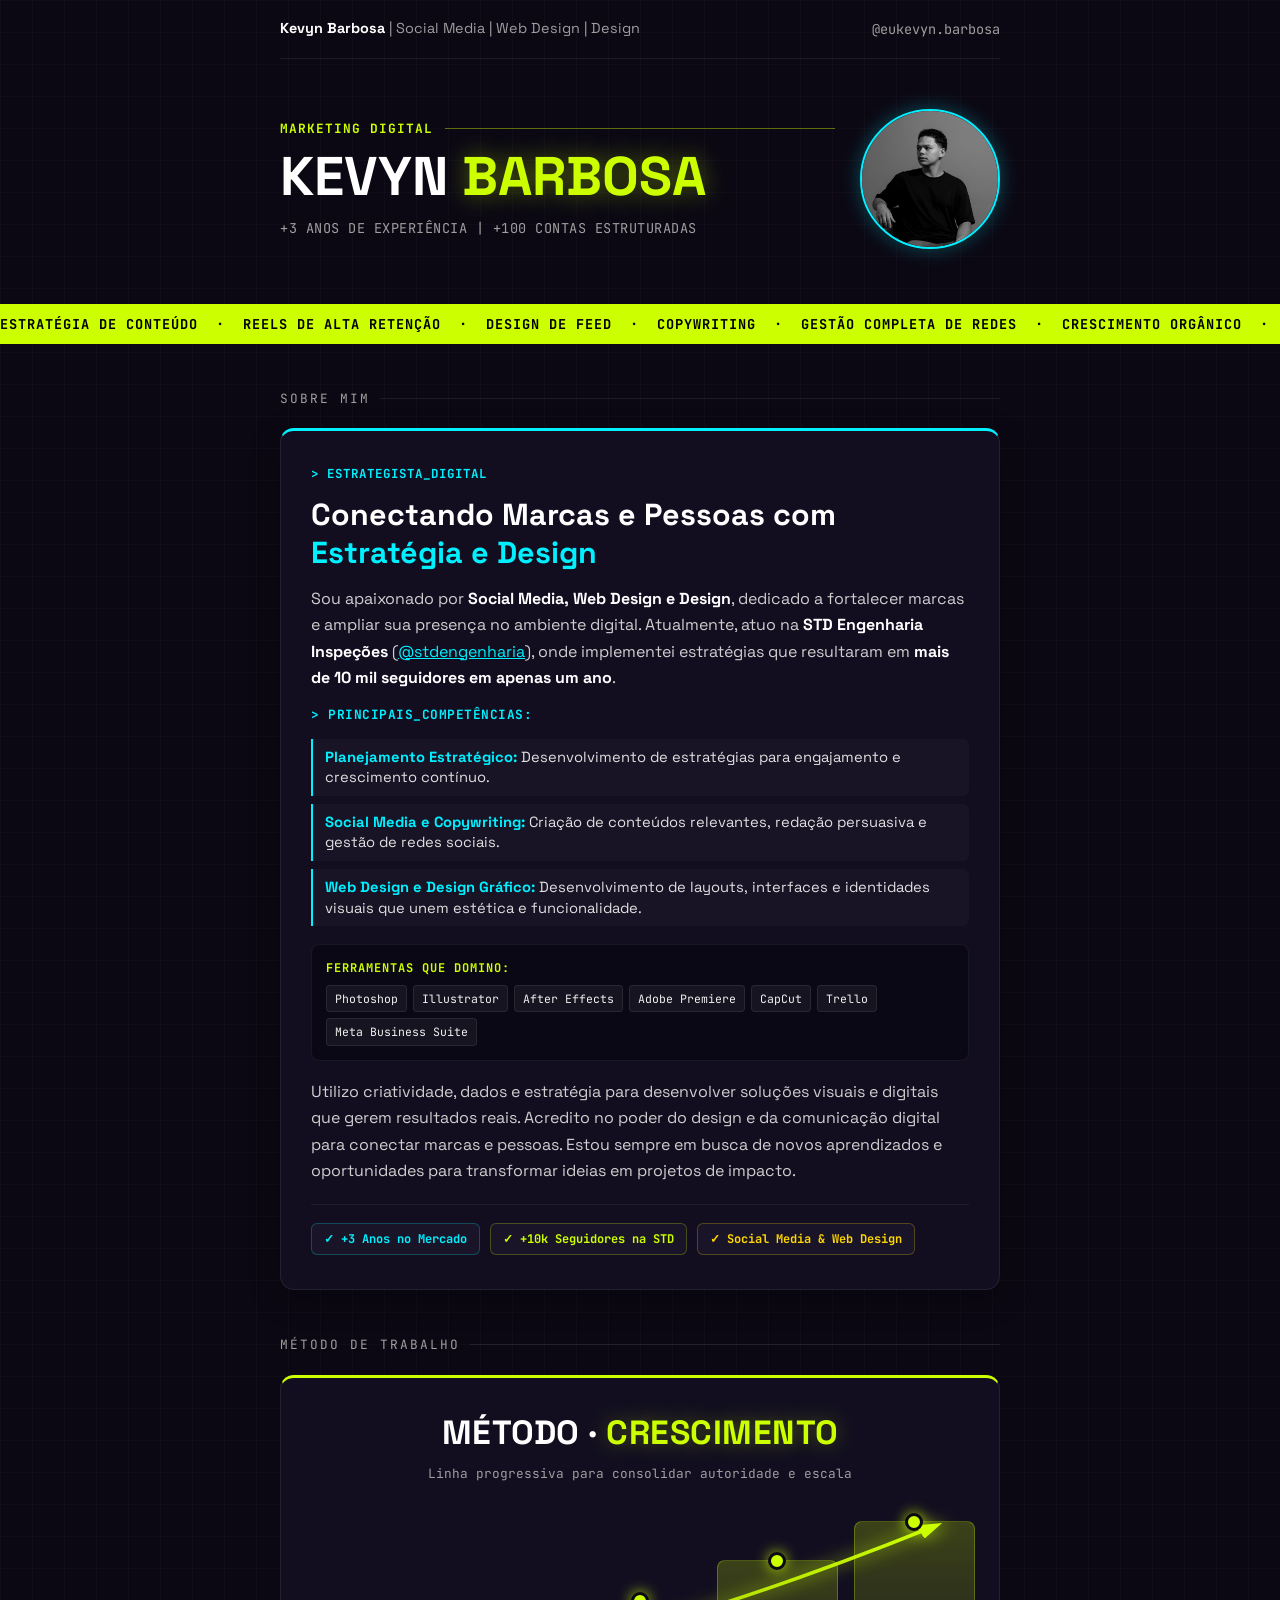
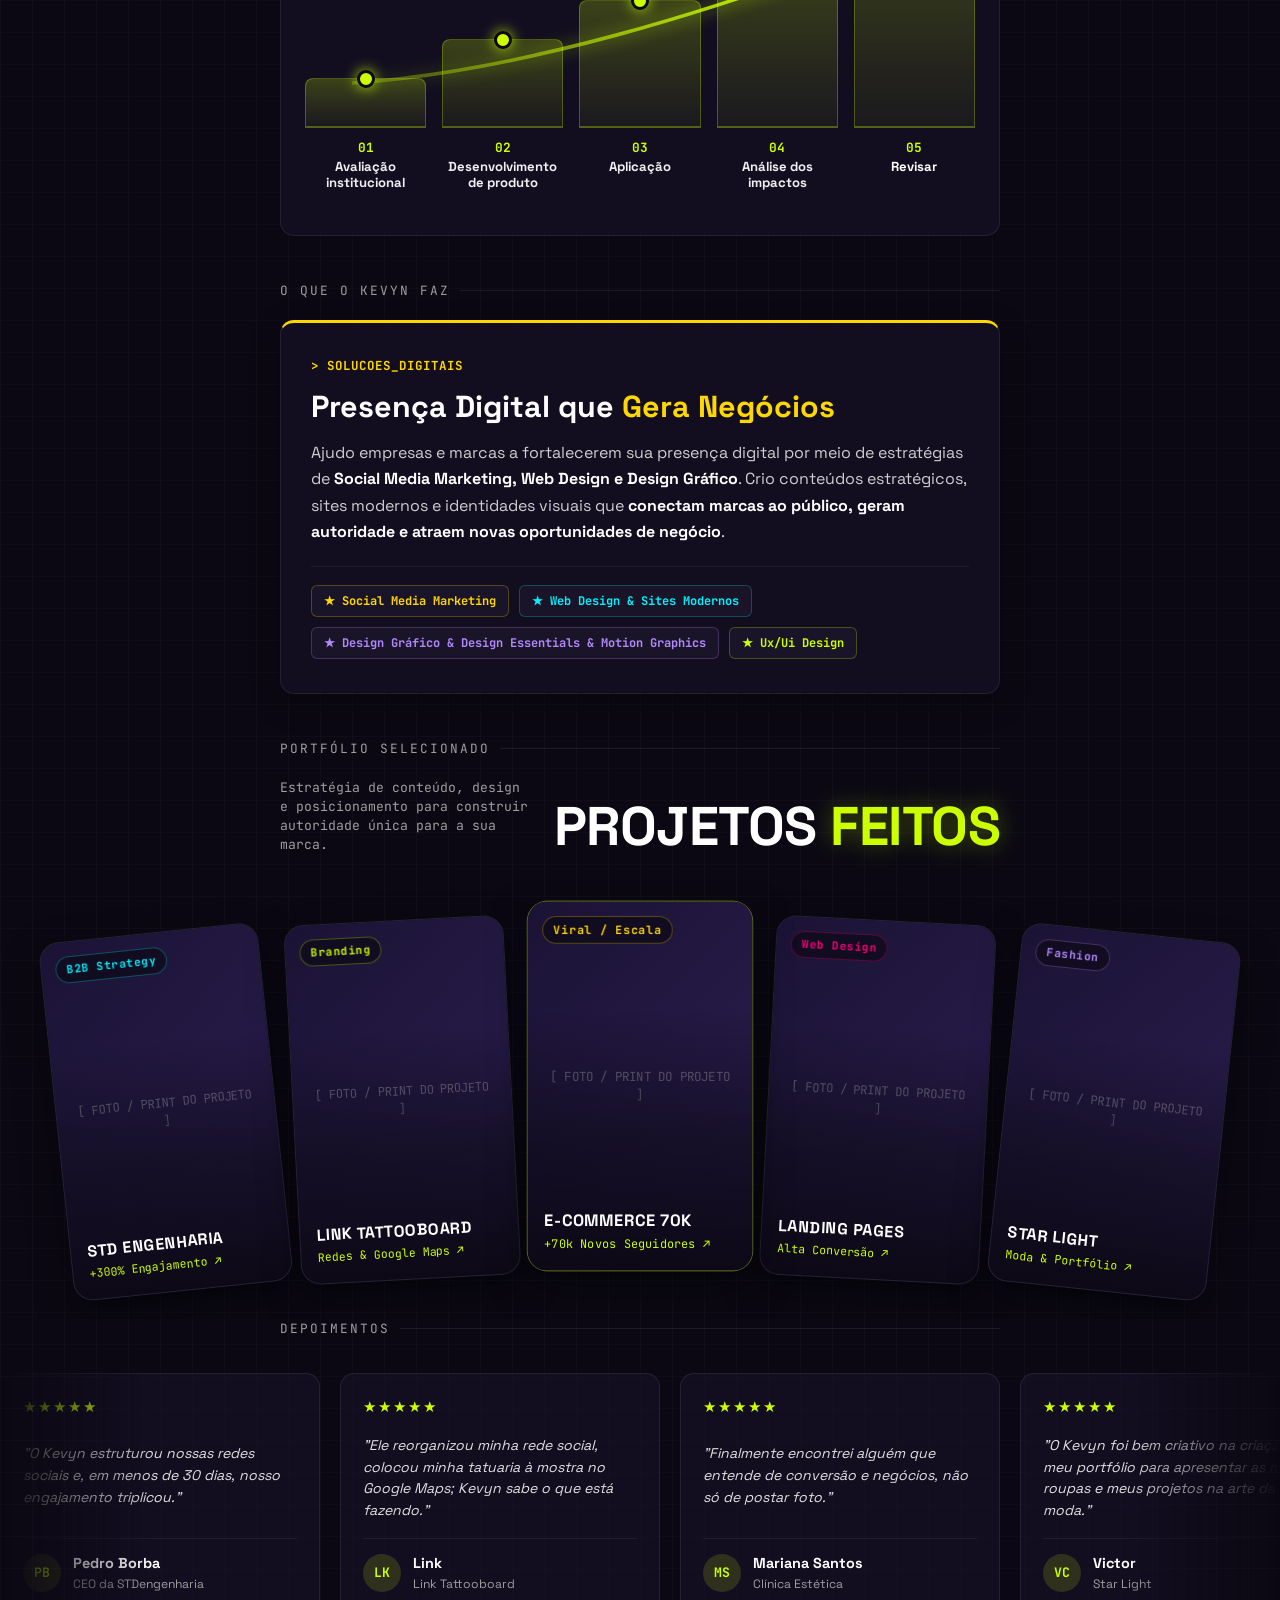
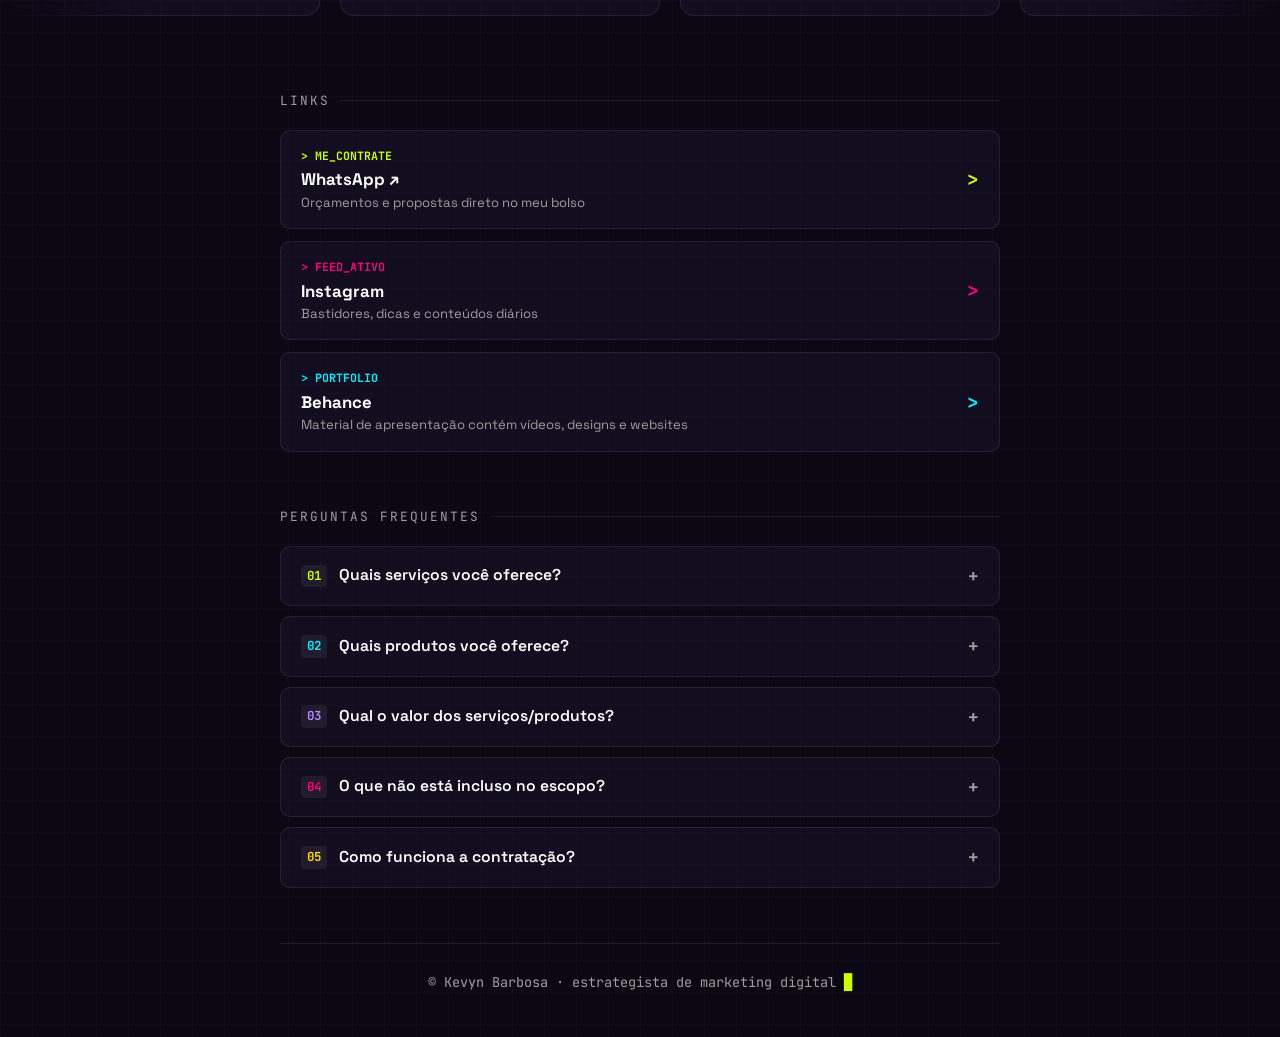
<file: index.html>
<!DOCTYPE html>
<html lang="pt-BR">
<head>
  <meta charset="UTF-8" />
  <meta name="viewport" content="width=device-width, initial-scale=1.0" />
  <title>Kevyn Barbosa | Social Media | Web Design | Design</title>
  
  <!-- Fontes do Google -->
  <link rel="preconnect" href="https://fonts.googleapis.com">
  <link rel="preconnect" href="https://fonts.gstatic.com" crossorigin>
  <link href="https://fonts.googleapis.com/css2?family=JetBrains+Mono:wght@400;600;700&family=Space+Grotesk:wght@400;600;700;900&display=swap" rel="stylesheet">

  <link rel="stylesheet" href="./css/styles.css" />
</head>
<body>

  <div class="container">
    <!-- Header -->
    <header>
      <div class="header-inner">
        <div>
          <span class="header-title">Kevyn Barbosa</span>
          <span class="header-role"> | Social Media | Web Design | Design</span>
        </div>
        <a href="https://www.instagram.com/eukevyn.barbosa/" target="_blank" class="header-handle">@eukevyn.barbosa</a>
      </div>
    </header>

    <!-- Hero -->
    <section class="hero">
      <div class="hero-content">
        <div class="hero-tag">MARKETING DIGITAL</div>
        <h1 class="hero-name">KEVYN <span class="highlight">BARBOSA</span></h1>
        <p class="hero-stats">+3 ANOS DE EXPERIÊNCIA | +100 CONTAS ESTRUTURADAS</p>
      </div>
      <div class="hero-avatar-wrapper">
        <div class="hero-avatar"><img src="./img/K.B.png" alt="Kevyn Barbosa" class="hero-avatar-img"></div>
      </div>
    </section>
  </div>

  <!-- Marquee / Ticker -->
  <div class="ticker-wrapper">
    <div class="ticker-content">
      ESTRATÉGIA DE CONTEÚDO &nbsp;·&nbsp; REELS DE ALTA RETENÇÃO &nbsp;·&nbsp; DESIGN DE FEED &nbsp;·&nbsp; COPYWRITING &nbsp;·&nbsp; GESTÃO COMPLETA DE REDES &nbsp;·&nbsp; CRESCIMENTO ORGÂNICO &nbsp;·&nbsp; ANÁLISE DE MÉTRICAS &nbsp;·&nbsp;
      ESTRATÉGIA DE CONTEÚDO &nbsp;·&nbsp; REELS DE ALTA RETENÇÃO &nbsp;·&nbsp; DESIGN DE FEED &nbsp;·&nbsp; COPYWRITING &nbsp;·&nbsp; GESTÃO COMPLETA DE REDES &nbsp;·&nbsp; CRESCIMENTO ORGÂNICO &nbsp;·&nbsp; ANÁLISE DE MÉTRICAS &nbsp;·&nbsp;
    </div>
  </div>

  <div class="container">
    <!-- ==========================================
         1. SOBRE MIM
         ========================================== -->
    <div class="section-title">SOBRE MIM</div>
    <div class="featured-card-full card-border-cyan">
      <div class="card-top-tag tag-cyan">&gt; ESTRATEGISTA_DIGITAL</div>
      <h2 class="card-title-heading">Conectando Marcas e Pessoas com <span style="color: var(--neon-cyan);">Estratégia e Design</span></h2>

      <!-- VERSÃO EXCLUSIVA PARA COMPUTADOR / TELAS GRANDES -->
      <div class="sobre-desktop">
        <p class="card-body-text" style="margin-bottom: 14px;">
          Sou apaixonado por <strong>Social Media, Web Design e Design</strong>, dedicado a fortalecer marcas e ampliar sua presença no ambiente digital. Atualmente, atuo na <strong>STD Engenharia Inspeções</strong> (<a href="https://www.instagram.com/stdengenharia/" target="_blank" style="color: var(--neon-cyan); text-decoration: underline;">@stdengenharia</a>), onde implementei estratégias que resultaram em <span class="lime"><strong>mais de 10 mil seguidores em apenas um ano</strong></span>.
        </p>

        <p style="font-family: var(--font-mono); font-size: 0.8rem; color: var(--neon-cyan); font-weight: 700; letter-spacing: 0.5px;">
          &gt; PRINCIPAIS_COMPETÊNCIAS:
        </p>
        <div class="sobre-lista-competencias">
          <div class="sobre-item-comp">
            <strong>Planejamento Estratégico:</strong> Desenvolvimento de estratégias para engajamento e crescimento contínuo.
          </div>
          <div class="sobre-item-comp">
            <strong>Social Media e Copywriting:</strong> Criação de conteúdos relevantes, redação persuasiva e gestão de redes sociais.
          </div>
          <div class="sobre-item-comp">
            <strong>Web Design e Design Gráfico:</strong> Desenvolvimento de layouts, interfaces e identidades visuais que unem estética e funcionalidade.
          </div>
        </div>

        <div class="sobre-ferramentas-wrapper">
          <span class="sobre-ferramentas-titulo">FERRAMENTAS QUE DOMINO:</span>
          <div class="sobre-ferramentas-tags">
            <span class="tool-tag">Photoshop</span>
            <span class="tool-tag">Illustrator</span>
            <span class="tool-tag">After Effects</span>
            <span class="tool-tag">Adobe Premiere</span>
            <span class="tool-tag">CapCut</span>
            <span class="tool-tag">Trello</span>
            <span class="tool-tag">Meta Business Suite</span>
          </div>
        </div>

        <p class="card-body-text" style="margin-top: 14px; margin-bottom: 0;">
          Utilizo criatividade, dados e estratégia para desenvolver soluções visuais e digitais que gerem resultados reais. Acredito no poder do design e da comunicação digital para conectar marcas e pessoas. Estou sempre em busca de novos aprendizados e oportunidades para transformar ideias em projetos de impacto.
        </p>
      </div>

      <!-- VERSÃO EXCLUSIVA PARA CELULAR / TELAS PEQUENAS -->
      <div class="sobre-mobile">
        <p class="card-body-text" style="margin-bottom: 14px;">
          Sou apaixonado por <strong>Social Media, Web Design e Design</strong>, com foco em fortalecer marcas e ampliar sua presença digital. Atualmente, atuo na <strong>STD Engenharia Inspeções</strong> (<a href="https://www.instagram.com/stdengenharia/" target="_blank" style="color: var(--neon-cyan); text-decoration: underline;">@stdengenharia</a>), onde contribuí para conquistar <span class="lime"><strong>mais de 10 mil seguidores em um ano</strong></span>.
        </p>
        <p class="card-body-text" style="margin-bottom: 14px;">
          Tenho experiência em planejamento estratégico, criação de conteúdo, gestão de redes sociais, desenvolvimento de layouts e criação de interfaces visuais, utilizando ferramentas como <strong>Photoshop, Illustrator, Premiere, After Effects e CapCut</strong>.
        </p>
        <p class="card-body-text" style="margin-bottom: 0;">
          Busco unir criatividade e estratégia para desenvolver soluções visuais que conectem marcas e pessoas e gerem resultados.
        </p>
      </div>

      <!-- BADGES DE CREDENCIAIS (Comum aos dois) -->
      <div class="card-badges-list" style="margin-top: 20px;">
        <span class="badge-pill badge-cyan">✓ +3 Anos no Mercado</span>
        <span class="badge-pill badge-lime">✓ +10k Seguidores na STD</span>
        <span class="badge-pill badge-yellow">✓ Social Media & Web Design</span>
      </div>
    </div>

    <!-- ==========================================
         2. MÉTODO DE TRABALHO
         ========================================== -->
    <div class="section-title">MÉTODO DE TRABALHO</div>
    <div class="growth-chart-card">
      <div class="growth-header">
        <h2 class="growth-title-main">MÉTODO · <span class="highlight">CRESCIMENTO</span></h2>
        <p class="growth-subtitle">Linha progressiva para consolidar autoridade e escala</p>
      </div>

      <!-- VISÃO COMPUTADOR / TABLET (Corrigido e 100% Nivelado) -->
      <div class="growth-desktop-view">
        <svg class="growth-svg-curve" viewBox="0 0 500 220" preserveAspectRatio="none">
          <defs>
            <linearGradient id="glowLineGrad" x1="0%" y1="100%" x2="100%" y2="0%">
              <stop offset="0%" stop-color="#ccff00" stop-opacity="0.25"/>
              <stop offset="60%" stop-color="#ccff00" stop-opacity="0.85"/>
              <stop offset="100%" stop-color="#ccff00" stop-opacity="1"/>
            </linearGradient>
            <marker id="arrowUp" viewBox="0 0 10 10" refX="6" refY="5" markerWidth="6" markerHeight="6" orient="auto-start-reverse">
              <path d="M 0 1.5 L 9 5 L 0 8.5 z" fill="#ccff00" />
            </marker>
          </defs>
          <path d="M 35 175 C 150 165, 300 110, 470 18" fill="none" stroke="url(#glowLineGrad)" stroke-width="3.5" marker-end="url(#arrowUp)" filter="drop-shadow(0 0 8px rgba(204,255,0,0.9))" />
        </svg>

        <div class="growth-columns-wrapper">
          <!-- Etapa 01 -->
          <div class="growth-step-col">
            <div class="growth-bar-area">
              <div class="growth-bar" style="height: 22%;">
                <div class="growth-dot"></div>
              </div>
            </div>
            <div class="growth-text-box">
              <span class="growth-step-num">01</span>
              <span class="growth-step-title">Avaliação<br>institucional</span>
            </div>
          </div>

          <!-- Etapa 02 -->
          <div class="growth-step-col">
            <div class="growth-bar-area">
              <div class="growth-bar" style="height: 40%;">
                <div class="growth-dot"></div>
              </div>
            </div>
            <div class="growth-text-box">
              <span class="growth-step-num">02</span>
              <span class="growth-step-title">Desenvolvimento<br>de produto</span>
            </div>
          </div>

          <!-- Etapa 03 -->
          <div class="growth-step-col">
            <div class="growth-bar-area">
              <div class="growth-bar" style="height: 58%;">
                <div class="growth-dot"></div>
              </div>
            </div>
            <div class="growth-text-box">
              <span class="growth-step-num">03</span>
              <span class="growth-step-title">Aplicação</span>
            </div>
          </div>

          <!-- Etapa 04 -->
          <div class="growth-step-col">
            <div class="growth-bar-area">
              <div class="growth-bar" style="height: 76%;">
                <div class="growth-dot"></div>
              </div>
            </div>
            <div class="growth-text-box">
              <span class="growth-step-num">04</span>
              <span class="growth-step-title">Análise dos<br>impactos</span>
            </div>
          </div>

          <!-- Etapa 05 (com animação R.A.M -> Revisar -> Atualizar -> Medir) -->
          <div class="growth-step-col">
            <div class="growth-bar-area">
              <div class="growth-bar" style="height: 94%;">
                <div class="growth-dot"></div>
              </div>
            </div>
            <div class="growth-text-box">
              <span class="growth-step-num">05</span>
              <span class="growth-step-title">
                <span id="ramText" class="ram-dynamic">R.A.M</span>
              </span>
            </div>
          </div>
        </div>
      </div>

      <!-- VISÃO CELULAR -->
      <div class="growth-mobile-view">
        <div class="growth-mobile-card">
          <div class="growth-mobile-fill" style="width: 20%;"></div>
          <div class="growth-mobile-num">01</div>
          <span class="growth-mobile-name">Avaliação institucional</span>
        </div>

        <div class="growth-mobile-card">
          <div class="growth-mobile-fill" style="width: 40%;"></div>
          <div class="growth-mobile-num">02</div>
          <span class="growth-mobile-name">Desenvolvimento de produto</span>
        </div>

        <div class="growth-mobile-card">
          <div class="growth-mobile-fill" style="width: 60%;"></div>
          <div class="growth-mobile-num">03</div>
          <span class="growth-mobile-name">Aplicação</span>
        </div>

        <div class="growth-mobile-card">
          <div class="growth-mobile-fill" style="width: 80%;"></div>
          <div class="growth-mobile-num">04</div>
          <span class="growth-mobile-name">Análise dos impactos</span>
        </div>

        <div class="growth-mobile-card">
          <div class="growth-mobile-fill" style="width: 100%; border-right-color: #fff;"></div>
          <div class="growth-mobile-num">05</div>
          <span class="growth-mobile-name">
            <span id="ramTextMob" class="ram-dynamic">R.A.M</span>
          </span>
        </div>
      </div>
    </div>

    <!-- ==========================================
         3. O QUE O KEVYN FAZ
         ========================================== -->
    <div class="section-title">O QUE O KEVYN FAZ</div>
    <div class="featured-card-full card-border-yellow">
      <div class="card-top-tag tag-yellow">&gt; SOLUCOES_DIGITAIS</div>
      <h2 class="card-title-heading">Presença Digital que <span style="color: var(--neon-yellow);">Gera Negócios</span></h2>
      <p class="card-body-text">
        Ajudo empresas e marcas a fortalecerem sua presença digital por meio de estratégias de <strong>Social Media Marketing, Web Design e Design Gráfico</strong>. Crio conteúdos estratégicos, sites modernos e identidades visuais que <span class="lime"><strong>conectam marcas ao público, geram autoridade e atraem novas oportunidades de negócio</strong></span>.
      </p>
      <div class="card-badges-list">
        <span class="badge-pill badge-yellow">★ Social Media Marketing</span>
        <span class="badge-pill badge-cyan">★ Web Design & Sites Modernos</span>
        <span class="badge-pill badge-purple">★ Design Gráfico & Design Essentials & Motion Graphics</span>
        <span class="badge-pill badge-lime">★ Ux/Ui Design</span>
      </div>
    </div>

    <!-- ==========================================
         4. PORTFÓLIO SELECIONADO
         ========================================== -->
    <section class="our-works-section">
      <div class="section-title">PORTFÓLIO SELECIONADO</div>
      
      <div class="our-works-header">
        <p class="our-works-desc">
          Estratégia de conteúdo, design e posicionamento para construir autoridade única para a sua marca.
        </p>
        <h2 class="our-works-title">PROJETOS <span class="highlight">FEITOS</span></h2>
      </div>
    </section>
  </div>

  <!-- Galeria de Cards em Leque Arqueado -->
  <div class="works-fan-container" id="worksFanGallery">
    <!-- Card 1 -->
    <a href="https://www.behance.net/kevynbarbosa1" target="_blank" class="work-fan-card">
      <div class="work-fan-pill pill-cyan">B2B Strategy</div>
      <div class="work-fan-bg">
        <span>[ FOTO / PRINT DO PROJETO ]</span>
      </div>
      <div class="work-fan-overlay">
        <div class="work-fan-name">STD Engenharia</div>
        <div class="work-fan-client">+300% Engajamento ↗</div>
      </div>
    </a>

    <!-- Card 2 -->
    <a href="https://www.behance.net/kevynbarbosa1" target="_blank" class="work-fan-card">
      <div class="work-fan-pill pill-lime">Branding</div>
      <div class="work-fan-bg">
        <span>[ FOTO / PRINT DO PROJETO ]</span>
      </div>
      <div class="work-fan-overlay">
        <div class="work-fan-name">Link Tattooboard</div>
        <div class="work-fan-client">Redes & Google Maps ↗</div>
      </div>
    </a>

    <!-- Card 3 (Destaque Central) -->
    <a href="https://www.behance.net/kevynbarbosa1" target="_blank" class="work-fan-card">
      <div class="work-fan-pill pill-yellow">Viral / Escala</div>
      <div class="work-fan-bg">
        <span>[ FOTO / PRINT DO PROJETO ]</span>
      </div>
      <div class="work-fan-overlay">
        <div class="work-fan-name">E-commerce 70k</div>
        <div class="work-fan-client">+70k Novos Seguidores ↗</div>
      </div>
    </a>

    <!-- Card 4 -->
    <a href="https://www.behance.net/kevynbarbosa1" target="_blank" class="work-fan-card">
      <div class="work-fan-pill pill-magenta">Web Design</div>
      <div class="work-fan-bg">
        <span>[ FOTO / PRINT DO PROJETO ]</span>
      </div>
      <div class="work-fan-overlay">
        <div class="work-fan-name">Landing Pages</div>
        <div class="work-fan-client">Alta Conversão ↗</div>
      </div>
    </a>

    <!-- Card 5 -->
    <a href="https://www.behance.net/kevynbarbosa1" target="_blank" class="work-fan-card">
      <div class="work-fan-pill pill-purple">Fashion</div>
      <div class="work-fan-bg">
        <span>[ FOTO / PRINT DO PROJETO ]</span>
      </div>
      <div class="work-fan-overlay">
        <div class="work-fan-name">Star Light</div>
        <div class="work-fan-client">Moda & Portfólio ↗</div>
      </div>
    </a>
  </div>

  <div class="container">
    <!-- Botões de Navegação (Exclusivos para Celular) -->
    <div class="works-mobile-controls">
      <button class="works-arrow-btn" id="prevWorksBtn" aria-label="Anterior">←</button>
      <span class="works-control-hint">DESLIZE OU TOQUE</span>
      <button class="works-arrow-btn" id="nextWorksBtn" aria-label="Próximo">→</button>
    </div>

    <!-- ==========================================
         5. DEPOIMENTOS
         ========================================== -->
    <div class="section-title">DEPOIMENTOS</div>
  </div>

  <!-- Depoimentos em Carrossel Infinito (Marquee) -->
  <div class="testimonials-marquee-wrapper">
    <div class="testimonials-track">
      <!-- Bloco 1 -->
      <div class="testimonial-card">
        <div class="testi-stars">★★★★★</div>
        <p class="testi-text">"O Kevyn estruturou nossas redes sociais e, em menos de 30 dias, nosso engajamento triplicou."</p>
        <div class="testi-user">
          <div class="testi-avatar">PB</div>
          <div>
            <div class="testi-name">Pedro Borba</div>
            <div class="testi-role">CEO da STDengenharia</div>
          </div>
        </div>
      </div>

      <div class="testimonial-card">
        <div class="testi-stars">★★★★★</div>
        <p class="testi-text">"Ele reorganizou minha rede social, colocou minha tatuaria à mostra no Google Maps; Kevyn sabe o que está fazendo."</p>
        <div class="testi-user">
          <div class="testi-avatar">LK</div>
          <div>
            <div class="testi-name">Link</div>
            <div class="testi-role">Link Tattooboard</div>
          </div>
        </div>
      </div>

      <div class="testimonial-card">
        <div class="testi-stars">★★★★★</div>
        <p class="testi-text">"Finalmente encontrei alguém que entende de conversão e negócios, não só de postar foto."</p>
        <div class="testi-user">
          <div class="testi-avatar">MS</div>
          <div>
            <div class="testi-name">Mariana Santos</div>
            <div class="testi-role">Clínica Estética</div>
          </div>
        </div>
      </div>

      <div class="testimonial-card">
        <div class="testi-stars">★★★★★</div>
        <p class="testi-text">"O Kevyn foi bem criativo na criação do meu portfólio para apresentar as minhas roupas e meus projetos na arte da moda."</p>
        <div class="testi-user">
          <div class="testi-avatar">VC</div>
          <div>
            <div class="testi-name">Victor</div>
            <div class="testi-role">Star Light</div>
          </div>
        </div>
      </div>

      <div class="testimonial-card">
        <div class="testi-stars">★★★★★</div>
        <p class="testi-text">"O Kevyn pegou uma rede social minha de 15k de seguidores que estava em queda e, em menos de 1 ano, trouxe 70 mil novos seguidores."</p>
        <div class="testi-user">
          <div class="testi-avatar">LN</div>
          <div>
            <div class="testi-name">Leonardo</div>
            <div class="testi-role">E-commerce</div>
          </div>
        </div>
      </div>

      <!-- Bloco 2 (Duplicado para loop contínuo sem emendas) -->
      <div class="testimonial-card">
        <div class="testi-stars">★★★★★</div>
        <p class="testi-text">"O Kevyn estruturou nossas redes sociais e, em menos de 30 dias, nosso engajamento triplicou."</p>
        <div class="testi-user">
          <div class="testi-avatar">PB</div>
          <div>
            <div class="testi-name">Pedro Borba</div>
            <div class="testi-role">CEO da STDengenharia</div>
          </div>
        </div>
      </div>

      <div class="testimonial-card">
        <div class="testi-stars">★★★★★</div>
        <p class="testi-text">"Ele reorganizou minha rede social, colocou minha tatuaria à mostra no Google Maps; Kevyn sabe o que está fazendo."</p>
        <div class="testi-user">
          <div class="testi-avatar">LK</div>
          <div>
            <div class="testi-name">Link</div>
            <div class="testi-role">Link Tattooboard</div>
          </div>
        </div>
      </div>

      <div class="testimonial-card">
        <div class="testi-stars">★★★★★</div>
        <p class="testi-text">"Finalmente encontrei alguém que entende de conversão e negócios, não só de postar foto."</p>
        <div class="testi-user">
          <div class="testi-avatar">MS</div>
          <div>
            <div class="testi-name">Mariana Santos</div>
            <div class="testi-role">Clínica Estética</div>
          </div>
        </div>
      </div>

      <div class="testimonial-card">
        <div class="testi-stars">★★★★★</div>
        <p class="testi-text">"O Kevyn foi bem criativo na criação do meu portfólio para apresentar as minhas roupas e meus projetos na arte da moda."</p>
        <div class="testi-user">
          <div class="testi-avatar">VC</div>
          <div>
            <div class="testi-name">Victor</div>
            <div class="testi-role">Star Light</div>
          </div>
        </div>
      </div>

      <div class="testimonial-card">
        <div class="testi-stars">★★★★★</div>
        <p class="testi-text">"O Kevyn pegou uma rede social minha de 15k de seguidores que estava em queda e, em menos de 1 ano, trouxe 70 mil novos seguidores."</p>
        <div class="testi-user">
          <div class="testi-avatar">LN</div>
          <div>
            <div class="testi-name">Leonardo</div>
            <div class="testi-role">E-commerce</div>
          </div>
        </div>
      </div>
    </div>
  </div>

  <div class="container">
    <!-- ==========================================
         6. LINKS / CONTATO RÁPIDO
         ========================================== -->
    <div class="section-title">LINKS</div>
    <div class="links-list">
      <a href="https://wa.me/5511933447843" target="_blank" class="link-card whatsapp">
        <div class="link-left">
          <span class="link-tag" style="color: var(--neon-lime);">&gt; ME_CONTRATE</span>
          <span class="link-title">WhatsApp ↗</span>
          <span class="link-desc">Orçamentos e propostas direto no meu bolso</span>
        </div>
        <div class="link-arrow" style="color: var(--neon-lime);">&gt;</div>
      </a>

      <a href="https://www.instagram.com/eukevyn.barbosa/" target="_blank" class="link-card instagram">
        <div class="link-left">
          <span class="link-tag" style="color: var(--neon-magenta);">&gt; FEED_ATIVO</span>
          <span class="link-title">Instagram</span>
          <span class="link-desc">Bastidores, dicas e conteúdos diários</span>
        </div>
        <div class="link-arrow" style="color: var(--neon-magenta);">&gt;</div>
      </a>

      <a href="https://www.behance.net/kevynbarbosa1" target="_blank" class="link-card portfolio"> 
        <div class="link-left">
          <span class="link-tag" style="color: var(--neon-cyan);">&gt; PORTFOLIO</span>
          <span class="link-title">Behance</span>
          <span class="link-desc">Material de apresentação contém vídeos, designs e websites</span>
        </div>
        <div class="link-arrow" style="color: var(--neon-cyan);">&gt;</div>
      </a>
    </div>

    <!-- ==========================================
         7. PERGUNTAS FREQUENTES
         ========================================== -->
    <div class="section-title">PERGUNTAS FREQUENTES</div>
    <div class="faq-list">
      <!-- 01: Verde Neon -->
      <div class="faq-item">
        <div class="faq-header">
          <div class="faq-header-left">
            <span class="faq-num num-1">01</span>
            <span>Quais serviços você oferece?</span>
          </div>
          <span class="faq-toggle">+</span>
        </div>
        <div class="faq-body">
          <p style="margin-bottom: 8px;"><strong>Serviços como Social Media:</strong></p>
          <div class="faq-code-box">Gestão básica e completa de redes sociais</div>
          <div class="faq-code-box">Gestão de Instagram, YouTube, TikTok, LinkedIn e Facebook</div>
          <div class="faq-code-box">Gestão de Tráfego e Marketing Digital</div>
          <div class="faq-code-box">Coprodução de lançamentos digitais</div>
          <div class="faq-code-box">Consultoria estratégica para empresários</div>
          
          <p style="margin: 16px 0 8px;"><strong>Serviços como Web Design:</strong></p>
          <div class="faq-code-box2">Websites institucionais e Landing Pages</div>
          <div class="faq-code-box2">E-commerce / Lojas Virtuais & M-commerce</div>
          <div class="faq-code-box2">Blogs, Portais e Protótipos</div>
          <div class="faq-code-box2">SEO On-Page e Otimização de Performance</div>
          <div class="faq-code-box2">Redesign, Hospedagem e Configuração de Domínio</div>
        </div>
      </div>

      <!-- 02: Ciano -->
      <div class="faq-item">
        <div class="faq-header">
          <div class="faq-header-left">
            <span class="faq-num num-2">02</span>
            <span>Quais produtos você oferece?</span>
          </div>
          <span class="faq-toggle">+</span>
        </div>
        <div class="faq-body">
          <p style="margin-bottom: 8px;"><strong>Produtos Digitais e Entregáveis:</strong></p>
          <div class="faq-code-box2">Landing Pages de alta conversão</div>
          <div class="faq-code-box2">Cartão digital interativo & Cardápios digitais</div>
          <div class="faq-code-box2">Banners e criativos para anúncios</div>
          <div class="faq-code-box2">Criação e diagramação de E-books</div>
          <div class="faq-code-box2">Diagnóstico & Análise de perfil no Instagram</div>
          <div class="faq-code-box2">Packs de conteúdo e identidade visual de perfil</div>
          <div class="faq-code-box2">Calendário editorial com ideias de postagens</div>
          <div class="faq-code-box2">Edição dinâmica e legendagem de Reels / TikTok</div>
          <div class="faq-code-box2">Chatbots de mensagens e automações de E-mail Mkt</div>
        </div>
      </div>

      <!-- 03: Roxo Neon -->
      <div class="faq-item">
        <div class="faq-header">
          <div class="faq-header-left">
            <span class="faq-num num-3">03</span>
            <span>Qual o valor dos serviços/produtos?</span>
          </div>
          <span class="faq-toggle">+</span>
        </div>
        <div class="faq-body">
          Os valores variam de acordo com o volume de entregas e o nível de personalização:
          <div class="faq-code-box3">SOCIAL MEDIA A PARTIR DE R$ 1.000,00</div>
          <div class="faq-code-box3">WEBSITES A PARTIR DE R$ 1.500,00</div>
          <div class="faq-code-box3">PRODUTOS DIGITAIS A PARTIR DE R$ 150,00</div>
          <p style="margin-top: 12px;">Entre em contato pelo WhatsApp para receber uma proposta adaptada às metas do seu negócio.</p>
        </div>
      </div>

      <!-- 04: Magenta -->
      <div class="faq-item">
        <div class="faq-header">
          <div class="faq-header-left">
            <span class="faq-num num-4">04</span>
            <span>O que não está incluso no escopo?</span>
          </div>
          <span class="faq-toggle">+</span>
        </div>
        <div class="faq-body">
          <p>Para garantir máxima qualidade e foco no que domino, não incluo no escopo direto:</p>
          <ul class="faq-bullet-list">
            <li class="faq-bullet-item">Fotografia profissional presencial com equipamento de estúdio</li>
            <li class="faq-bullet-item">Filmagem e produção audiovisual externa cinematográfica</li>
            <li class="faq-bullet-item">Desenvolvimento de aplicativos móveis nativos (iOS/Android)</li>
            <li class="faq-bullet-item">Engenharia e arquitetura avançada de backend</li>
          </ul>
          <p>Caso o seu projeto necessite dessas demandas combinadas com Social Media, Web Design e Design, indico parceiros especializados de confiança.</p>
        </div>
      </div>

      <!-- 05: Dourado / Amarelo -->
      <div class="faq-item">
        <div class="faq-header">
          <div class="faq-header-left">
            <span class="faq-num num-5">05</span>
            <span>Como funciona a contratação?</span>
          </div>
          <span class="faq-toggle">+</span>
        </div>
        <div class="faq-body">
          <p>Trabalho em quatro etapas práticas, sem burocracia:</p>
          <div class="faq-step-list">
            <div class="faq-step-item">
              <strong>01. Briefing:</strong> Conversa estratégica para entender o negócio, público-alvo e objetivos.
            </div>
            <div class="faq-step-item">
              <strong>02. Proposta:</strong> Envio de escopo, cronograma e valores detalhados por escrito.
            </div>
            <div class="faq-step-item">
              <strong>03. Execução:</strong> Criação e produção ativa com checkpoints de validação.
            </div>
            <div class="faq-step-item">
              <strong>04. Entrega:</strong> Envio dos materiais finais nos formatos ideais prontos para veiculação.
            </div>
          </div>
          <p>Todo o atendimento acontece direto pelo WhatsApp ou direct do Instagram para maior agilidade.</p>
        </div>
      </div>
    </div>

    <!-- Footer -->
    <footer>
      © Kevyn Barbosa · estrategista de marketing digital <span class="cursor-blink">█</span>
    </footer>
  </div>

 <!-- Janela Pop-up de Aviso -->
  <div class="modal-aviso-overlay" id="modalAviso">
    <div class="modal-aviso-box">
      <div class="modal-aviso-icone">🔒</div>
      <p class="modal-aviso-texto">Este trabalho ainda não está disponível para ser apresentado por enquanto.</p>
      <button class="modal-aviso-btn" id="fecharModalAviso">OK, ENTENDI</button>
    </div>
  </div>

  <script>
    // Interação do FAQ (Acordeão)
    document.querySelectorAll('.faq-header').forEach(header => {
      header.addEventListener('click', () => {
        const item = header.parentElement;
        const isOpen = item.classList.contains('open');
        
        document.querySelectorAll('.faq-item').forEach(other => {
          other.classList.remove('open');
        });

        if (!isOpen) {
          item.classList.add('open');
        }
      });
    });

    // Animação Contínua da Etapa 05 (R.A.M -> Revisar -> Atualizar -> Medir)
    const ramCycleWords = ["R.A.M", "Revisar", "Atualizar", "Medir"];
    let ramIndex = 0;
    const ramTextDesktop = document.getElementById("ramText");
    const ramTextMobile = document.getElementById("ramTextMob");

    function updateRamStep() {
      ramIndex = (ramIndex + 1) % ramCycleWords.length;
      const currentWord = ramCycleWords[ramIndex];

      [ramTextDesktop, ramTextMobile].forEach(el => {
        if (el) {
          el.style.opacity = '0';
          el.style.transform = 'translateY(-3px)';
          setTimeout(() => {
            el.textContent = currentWord;
            el.style.color = (currentWord === "R.A.M") ? "var(--neon-lime)" : "#ffffff";
            el.style.opacity = '1';
            el.style.transform = 'translateY(0)';
          }, 260);
        }
      });
    }

    setInterval(updateRamStep, 2000);

    // Botões de Navegação dos Projetos (Mobile)
    const fanGallery = document.getElementById('worksFanGallery');
    const prevWorksBtn = document.getElementById('prevWorksBtn');
    const nextWorksBtn = document.getElementById('nextWorksBtn');

    if (fanGallery && prevWorksBtn && nextWorksBtn) {
      prevWorksBtn.addEventListener('click', () => {
        fanGallery.scrollBy({ left: -240, behavior: 'smooth' });
      });
      nextWorksBtn.addEventListener('click', () => {
        fanGallery.scrollBy({ left: 240, behavior: 'smooth' });
      });
    }

    // Pop-up de Aviso nos Projetos Feitos
    const modalAviso = document.getElementById('modalAviso');
    const fecharModalBtn = document.getElementById('fecharModalAviso');

    // Ao clicar em qualquer projeto feito
    document.querySelectorAll('.work-fan-card').forEach(card => {
      card.addEventListener('click', (e) => {
        e.preventDefault(); // Impede de abrir qualquer link externo
        modalAviso.classList.add('ativo');
      });
    });

    // Fechar ao clicar no botão 'OK' ou fora da caixinha
    fecharModalBtn.addEventListener('click', () => {
      modalAviso.classList.remove('ativo');
    });

    modalAviso.addEventListener('click', (e) => {
      if (e.target === modalAviso) {
        modalAviso.classList.remove('ativo');
      }
    });
  </script>
</body>
</html>
</file>
<file: css/styles.css>
:root {
      --bg-color: #0b0813;
      --card-bg: rgba(22, 17, 38, 0.75);
      --card-border: rgba(255, 255, 255, 0.08);
      --neon-lime: #ccff00;
      --neon-cyan: #00f0ff;
      --neon-purple: #b388ff;
      --neon-magenta: #ff007f;
      --neon-yellow: #ffd700;
      --text-main: #ffffff;
      --text-muted: #9e9e9e;
      --font-display: 'Space Grotesk', sans-serif;
      --font-mono: 'JetBrains Mono', monospace;
    }

    * {
      box-sizing: border-box;
      margin: 0;
      padding: 0;
    }

    body {
      background-color: var(--bg-color);
      color: var(--text-main);
      font-family: var(--font-display);
      line-height: 1.5;
      overflow-x: hidden;
      background-image: 
        linear-gradient(rgba(255, 255, 255, 0.02) 1px, transparent 1px),
        linear-gradient(90deg, rgba(255, 255, 255, 0.02) 1px, transparent 1px);
      background-size: 32px 32px;
    }

    a {
      color: inherit;
      text-decoration: none;
    }

    .container {
      max-width: 760px;
      margin: 0 auto;
      padding: 0 20px;
    }

    /* Header */
    header {
      border-bottom: 1px solid var(--card-border);
      padding: 18px 0;
    }
    .header-inner {
      display: flex;
      justify-content: space-between;
      align-items: center;
      font-size: 0.9rem;
    }
    .header-title {
      font-weight: 700;
      color: var(--text-main);
    }
    .header-role {
      color: var(--text-muted);
      font-weight: 400;
    }
    .header-handle {
      font-family: var(--font-mono);
      color: var(--text-muted);
      font-size: 0.85rem;
      transition: color 0.2s;
    }
    .header-handle:hover {
      color: var(--neon-lime);
    }

    /* Hero Section */
    .hero {
      padding: 50px 0 35px;
      display: flex;
      flex-direction: column-reverse;
      gap: 25px;
    }
    @media (min-width: 600px) {
      .hero {
        flex-direction: row;
        align-items: center;
        justify-content: space-between;
      }
    }
    .hero-content {
      flex: 1;
    }
    .hero-tag {
      font-family: var(--font-mono);
      font-size: 0.8rem;
      font-weight: 700;
      color: var(--neon-lime);
      letter-spacing: 1px;
      display: flex;
      align-items: center;
      gap: 12px;
      margin-bottom: 10px;
    }
    .hero-tag::after {
      content: "";
      height: 1px;
      background: var(--neon-lime);
      flex: 1;
      opacity: 0.4;
    }
    .hero-name {
      font-size: clamp(2.4rem, 6vw, 3.4rem);
      font-weight: 900;
      text-transform: uppercase;
      line-height: 1.05;
      margin-bottom: 12px;
    }
    .hero-name .highlight {
      color: var(--neon-lime);
      text-shadow: 0 0 25px rgba(204, 255, 0, 0.4);
    }
    .hero-stats {
      font-family: var(--font-mono);
      font-size: 0.85rem;
      color: var(--text-muted);
      letter-spacing: 0.5px;
    }

    .hero-avatar-wrapper {
      position: relative;
      width: 140px;
      height: 140px;
      flex-shrink: 0;
    }
    .hero-avatar {
      width: 100%;
      height: 100%;
      border-radius: 50%;
      object-fit: cover;
      border: 2px solid var(--neon-cyan);
      box-shadow: 0 0 20px rgba(0, 240, 255, 0.3), inset 0 0 15px rgba(255, 0, 127, 0.3);
      background: #19142b;
      display: flex;
      align-items: center;
      justify-content: center;
      font-size: 2.2rem;
      font-weight: 700;
      color: var(--neon-lime);
    }

    .hero-avatar-img {
      width: 100%;
      height: 100%;
      border-radius: 50%;
      object-fit: cover;
    }

    /* Ticker / Marquee */
    .ticker-wrapper {
      background: var(--neon-lime);
      color: #000;
      padding: 10px 0;
      overflow: hidden;
      white-space: nowrap;
      font-family: var(--font-mono);
      font-weight: 700;
      font-size: 0.85rem;
      letter-spacing: 1px;
      margin: 20px 0 45px;
    }
    .ticker-content {
      display: inline-block;
      animation: ticker 18s linear infinite;
    }
    @keyframes ticker {
      0% { transform: translateX(0); }
      100% { transform: translateX(-50%); }
    }

    /* Section Headers */
    .section-title {
      font-family: var(--font-mono);
      font-size: 0.8rem;
      color: var(--text-muted);
      letter-spacing: 2px;
      text-transform: uppercase;
      margin-bottom: 20px;
      display: flex;
      align-items: center;
      gap: 10px;
    }
    .section-title::after {
      content: "";
      height: 1px;
      background: var(--card-border);
      flex: 1;
    }

    /* ========================================================
       ESTILOS PADRÃO DE CARD GRANDE (SOBRE & O QUE FAZ)
       ======================================================== */
    .featured-card-full {
      background: var(--card-bg);
      border: 1px solid var(--card-border);
      border-radius: 14px;
      padding: 28px 24px;
      margin-bottom: 45px;
      backdrop-filter: blur(8px);
      box-shadow: 0 10px 30px rgba(0, 0, 0, 0.3);
    }
    @media (min-width: 600px) {
      .featured-card-full {
        padding: 34px 30px;
      }
    }
    .card-border-cyan { border-top: 3px solid var(--neon-cyan); }
    .card-border-yellow { border-top: 3px solid var(--neon-yellow); }

    .card-top-tag {
      font-family: var(--font-mono);
      font-size: 0.78rem;
      font-weight: 700;
      letter-spacing: 1px;
      margin-bottom: 12px;
    }
    .tag-cyan { color: var(--neon-cyan); }
    .tag-yellow { color: var(--neon-yellow); }

    .card-title-heading {
      font-size: clamp(1.4rem, 4vw, 1.9rem);
      font-weight: 800;
      line-height: 1.25;
      margin-bottom: 14px;
      color: var(--text-main);
    }
    .card-body-text {
      color: #cfcfcf;
      font-size: 1rem;
      line-height: 1.65;
      margin-bottom: 20px;
    }
    .card-body-text strong {
      color: var(--text-main);
    }
    .card-body-text .lime {
      color: var(--neon-lime);
    }

    .card-badges-list {
      display: flex;
      flex-wrap: wrap;
      gap: 10px;
      padding-top: 18px;
      border-top: 1px solid rgba(255, 255, 255, 0.06);
    }
    .badge-pill {
      font-family: var(--font-mono);
      font-size: 0.75rem;
      font-weight: 700;
      padding: 6px 12px;
      border-radius: 6px;
      background: rgba(255, 255, 255, 0.03);
      border: 1px solid rgba(255, 255, 255, 0.08);
      color: var(--text-muted);
    }
    .badge-cyan { color: var(--neon-cyan); border-color: rgba(0, 240, 255, 0.25); }
    .badge-lime { color: var(--neon-lime); border-color: rgba(204, 255, 0, 0.25); }
    .badge-yellow { color: var(--neon-yellow); border-color: rgba(255, 215, 0, 0.25); }
    .badge-purple { color: var(--neon-purple); border-color: rgba(179, 136, 255, 0.25); }

    /* ========================================================
       MÉTODO: LINHA DE CRESCIMENTO (100% VISÍVEL E ALINHADO)
       ======================================================== */
    .growth-chart-card {
      background: var(--card-bg);
      border: 1px solid var(--card-border);
      border-top: 3px solid var(--neon-lime);
      border-radius: 14px;
      padding: 30px 24px 28px;
      margin-bottom: 45px;
      backdrop-filter: blur(8px);
    }
    .growth-header {
      text-align: center;
      margin-bottom: 25px;
    }
    .growth-title-main {
      font-size: clamp(1.4rem, 4.5vw, 2.1rem);
      font-weight: 900;
      text-transform: uppercase;
      letter-spacing: 0.5px;
      color: var(--text-main);
    }
    .growth-title-main .highlight {
      color: var(--neon-lime);
      text-shadow: 0 0 20px rgba(204, 255, 0, 0.35);
    }
    .growth-subtitle {
      font-family: var(--font-mono);
      font-size: 0.8rem;
      color: var(--text-muted);
      margin-top: 6px;
    }

    /* Versão Computador / Tablet (Corrigido para 'display: block') */
    .growth-desktop-view {
      display: none;
    }
    @media (min-width: 680px) {
      .growth-desktop-view {
        display: block !important;
        position: relative;
        width: 100%;
        margin-top: 25px;
      }
    }

    .growth-columns-wrapper {
      display: flex;
      justify-content: space-between;
      gap: 16px;
      position: relative;
      z-index: 3;
    }

    .growth-step-col {
      flex: 1;
      display: flex;
      flex-direction: column;
      cursor: pointer;
    }

    /* Área da barra: 220px fixos com linha de chão reta */
    .growth-bar-area {
      height: 220px;
      display: flex;
      align-items: flex-end;
      border-bottom: 2px solid rgba(204, 255, 0, 0.35);
      position: relative;
      width: 100%;
    }

    .growth-bar {
      width: 100%;
      border-radius: 8px 8px 0 0;
      background: linear-gradient(to top, rgba(204, 255, 0, 0.05), rgba(204, 255, 0, 0.22));
      border: 1px solid rgba(204, 255, 0, 0.28);
      border-bottom: none;
      position: relative;
      transition: all 0.25s ease;
    }

    .growth-dot {
      position: absolute;
      top: -9px;
      left: 50%;
      transform: translateX(-50%);
      width: 18px;
      height: 18px;
      border-radius: 50%;
      background: var(--neon-lime);
      border: 3px solid #0b0813;
      box-shadow: 0 0 14px rgba(204, 255, 0, 0.85);
      transition: all 0.25s ease;
      z-index: 4;
    }

    /* Div com Altura Fixa de 65px para travar os textos */
    .growth-text-box {
      height: 65px;
      margin-top: 14px;
      display: flex;
      flex-direction: column;
      align-items: center;
      justify-content: flex-start;
      text-align: center;
      width: 100%;
    }

    .growth-step-num {
      font-family: var(--font-mono);
      font-size: 0.8rem;
      font-weight: 700;
      color: var(--neon-lime);
      margin-bottom: 4px;
      line-height: 1;
    }

    .growth-step-title {
      font-size: 0.82rem;
      font-weight: 700;
      color: #f0f0f0;
      line-height: 1.25;
      display: block;
      transition: all 0.25s ease;
    }

    .growth-svg-curve {
      position: absolute;
      top: 0;
      left: 0;
      width: 100%;
      height: 220px;
      pointer-events: none;
      z-index: 2;
      overflow: visible;
    }

    .growth-step-col:hover .growth-bar {
      background: linear-gradient(to top, rgba(204, 255, 0, 0.2), rgba(204, 255, 0, 0.45));
      border-color: var(--neon-lime);
      box-shadow: 0 0 25px rgba(204, 255, 0, 0.35);
    }
    .growth-step-col:hover .growth-dot {
      transform: translateX(-50%) scale(1.6);
      background: #ffffff;
      box-shadow: 0 0 25px var(--neon-lime), 0 0 45px var(--neon-lime);
    }
    .growth-step-col:hover .growth-step-title {
      transform: scale(1.1);
      color: var(--neon-lime);
      text-shadow: 0 0 14px rgba(204, 255, 0, 0.7);
    }

    /* Versão Celular (Sem Bugs e 100% Legível) */
    .growth-mobile-view {
      display: flex;
      flex-direction: column;
      gap: 10px;
      margin-top: 15px;
    }
    @media (min-width: 680px) {
      .growth-mobile-view {
        display: none !important;
      }
    }
    .growth-mobile-card {
      display: flex;
      align-items: center;
      gap: 14px;
      background: rgba(255, 255, 255, 0.025);
      border: 1px solid var(--card-border);
      border-radius: 10px;
      padding: 13px 16px;
      position: relative;
      overflow: hidden;
      transition: all 0.25s ease;
    }
    .growth-mobile-fill {
      position: absolute;
      left: 0;
      top: 0;
      bottom: 0;
      background: linear-gradient(90deg, rgba(204, 255, 0, 0.02), rgba(204, 255, 0, 0.12));
      border-right: 2px solid var(--neon-lime);
      pointer-events: none;
    }
    .growth-mobile-num {
      font-family: var(--font-mono);
      font-size: 0.8rem;
      font-weight: 700;
      color: var(--neon-lime);
      width: 28px;
      height: 28px;
      border-radius: 50%;
      background: rgba(204, 255, 0, 0.12);
      border: 1px solid rgba(204, 255, 0, 0.3);
      display: flex;
      align-items: center;
      justify-content: center;
      flex-shrink: 0;
      z-index: 1;
    }
    .growth-mobile-name {
      font-size: 0.94rem;
      font-weight: 700;
      color: #f5f5f5;
      z-index: 1;
      flex: 1;
      line-height: 1.3;
    }

    .ram-dynamic {
      display: inline-block;
      transition: opacity 0.28s ease, transform 0.28s ease, color 0.28s ease;
      color: var(--neon-lime);
      font-weight: 700;
    }

    /* ========================================================
       PORTFÓLIO SELECIONADO (LEQUE COM BOTÕES MOBILE)
       ======================================================== */
    .our-works-section {
      margin: 10px 0 25px;
    }
    .our-works-header {
      display: flex;
      flex-direction: column-reverse;
      gap: 16px;
      margin-bottom: 25px;
    }
    @media (min-width: 680px) {
      .our-works-header {
        flex-direction: row;
        align-items: flex-end;
        justify-content: space-between;
      }
    }
    .our-works-desc {
      font-family: var(--font-mono);
      font-size: 0.82rem;
      color: var(--text-muted);
      max-width: 250px;
      line-height: 1.45;
    }
    .our-works-title {
      font-size: clamp(2rem, 5.5vw, 3.4rem);
      font-weight: 900;
      letter-spacing: -0.5px;
      text-transform: uppercase;
      line-height: 1;
      color: var(--text-main);
    }
    .our-works-title .highlight {
      color: var(--neon-lime);
      text-shadow: 0 0 25px rgba(204, 255, 0, 0.35);
    }

    .works-fan-container {
      position: relative;
      width: 100vw;
      left: 50%;
      right: 50%;
      margin-left: -50vw;
      margin-right: -50vw;
      overflow-x: auto;
      overflow-y: visible;
      padding: 30px 20px 25px;
      display: flex;
      justify-content: flex-start;
      gap: 14px;
      scrollbar-width: none;
      -ms-overflow-style: none;
      scroll-snap-type: x mandatory;
      scroll-behavior: smooth;
    }
    .works-fan-container::-webkit-scrollbar {
      display: none;
    }
    @media (min-width: 900px) {
      .works-fan-container {
        justify-content: center;
        gap: 18px;
        padding-top: 35px;
        padding-bottom: 45px;
      }
    }

    .work-fan-card {
      position: relative;
      flex: 0 0 220px;
      height: 360px;
      border-radius: 20px;
      overflow: hidden;
      background: #140f24;
      border: 1px solid var(--card-border);
      box-shadow: 0 15px 35px rgba(0, 0, 0, 0.5);
      transition: all 0.35s cubic-bezier(0.2, 0.8, 0.2, 1);
      cursor: pointer;
      scroll-snap-align: center;
    }

    @media (min-width: 900px) {
      .work-fan-card:nth-child(1) { transform: rotate(-6deg) translateY(18px); }
      .work-fan-card:nth-child(2) { transform: rotate(-3deg) translateY(6px); }
      .work-fan-card:nth-child(3) {
        transform: rotate(0deg) translateY(-8px) scale(1.03);
        border-color: rgba(204, 255, 0, 0.35);
        z-index: 2;
      }
      .work-fan-card:nth-child(4) { transform: rotate(3deg) translateY(6px); }
      .work-fan-card:nth-child(5) { transform: rotate(6deg) translateY(18px); }

      .work-fan-card:hover {
        transform: rotate(0deg) translateY(-14px) scale(1.08) !important;
        z-index: 10 !important;
        border-color: var(--neon-lime) !important;
        box-shadow: 0 20px 40px rgba(204, 255, 0, 0.25), 0 0 20px rgba(0, 0, 0, 0.8) !important;
      }
    }

    .work-fan-bg {
      position: absolute;
      inset: 0;
      width: 100%;
      height: 100%;
      object-fit: cover;
      background: linear-gradient(135deg, #1b1335, #2c1f52);
      display: flex;
      flex-direction: column;
      align-items: center;
      justify-content: center;
      padding: 20px;
      text-align: center;
      font-family: var(--font-mono);
      font-size: 0.76rem;
      color: rgba(255, 255, 255, 0.35);
      transition: transform 0.4s ease;
    }
    .work-fan-card:hover .work-fan-bg {
      transform: scale(1.05);
    }

    .work-fan-pill {
      position: absolute;
      top: 14px;
      left: 14px;
      z-index: 3;
      font-family: var(--font-mono);
      font-size: 0.7rem;
      font-weight: 700;
      padding: 4px 10px;
      border-radius: 20px;
      background: rgba(11, 8, 19, 0.65);
      backdrop-filter: blur(8px);
      border: 1px solid rgba(255, 255, 255, 0.12);
      letter-spacing: 0.5px;
    }
    .pill-cyan { color: var(--neon-cyan); border-color: rgba(0, 240, 255, 0.3); }
    .pill-lime { color: var(--neon-lime); border-color: rgba(204, 255, 0, 0.3); }
    .pill-yellow { color: var(--neon-yellow); border-color: rgba(255, 215, 0, 0.3); }
    .pill-magenta { color: var(--neon-magenta); border-color: rgba(255, 0, 127, 0.3); }
    .pill-purple { color: var(--neon-purple); border-color: rgba(179, 136, 255, 0.3); }

    .work-fan-overlay {
      position: absolute;
      inset: 0;
      z-index: 2;
      background: linear-gradient(
        to top,
        rgba(11, 8, 19, 0.95) 0%,
        rgba(11, 8, 19, 0.6) 35%,
        transparent 70%
      );
      display: flex;
      flex-direction: column;
      justify-content: flex-end;
      padding: 18px 16px;
      pointer-events: none;
    }
    .work-fan-name {
      font-size: 1rem;
      font-weight: 700;
      color: var(--text-main);
      text-transform: uppercase;
      letter-spacing: 0.5px;
      line-height: 1.2;
      margin-bottom: 4px;
    }
    .work-fan-client {
      font-family: var(--font-mono);
      font-size: 0.72rem;
      color: var(--neon-lime);
      display: flex;
      align-items: center;
      gap: 4px;
    }

    .works-mobile-controls {
      display: flex;
      align-items: center;
      justify-content: center;
      gap: 16px;
      margin: 15px 0 45px;
    }
    @media (min-width: 900px) {
      .works-mobile-controls {
        display: none;
      }
    }
    .works-arrow-btn {
      background: rgba(22, 17, 38, 0.85);
      border: 1px solid var(--neon-lime);
      color: var(--neon-lime);
      width: 44px;
      height: 44px;
      border-radius: 50%;
      font-size: 1.25rem;
      font-weight: 700;
      display: flex;
      align-items: center;
      justify-content: center;
      cursor: pointer;
      box-shadow: 0 0 14px rgba(204, 255, 0, 0.25);
      transition: all 0.2s ease;
      user-select: none;
      -webkit-tap-highlight-color: transparent;
    }
    .works-arrow-btn:active {
      transform: scale(0.92);
      background: var(--neon-lime);
      color: #000;
    }
    .works-control-hint {
      font-family: var(--font-mono);
      font-size: 0.75rem;
      color: var(--text-muted);
      letter-spacing: 1px;
    }

    /* ========================================================
       DEPOIMENTOS (CARROSSEL INFINITO MARQUEE)
       ======================================================== */
    .testimonials-marquee-wrapper {
      position: relative;
      width: 100vw;
      left: 50%;
      right: 50%;
      margin-left: -50vw;
      margin-right: -50vw;
      overflow: hidden;
      padding: 15px 0 25px;
      margin-bottom: 50px;
      mask-image: linear-gradient(to right, transparent, black 12%, black 88%, transparent);
      -webkit-mask-image: linear-gradient(to right, transparent, black 12%, black 88%, transparent);
    }
    .testimonials-track {
      display: flex;
      gap: 20px;
      width: max-content;
      animation: scrollTestimonials 32s linear infinite;
    }
    .testimonials-track:hover {
      animation-play-state: paused;
    }
    @keyframes scrollTestimonials {
      0% { transform: translateX(0); }
      100% { transform: translateX(calc(-50% - 10px)); }
    }

    .testimonial-card {
      width: 320px;
      flex-shrink: 0;
      background: var(--card-bg);
      border: 1px solid var(--card-border);
      border-radius: 14px;
      padding: 22px;
      display: flex;
      flex-direction: column;
      justify-content: space-between;
      gap: 16px;
      backdrop-filter: blur(8px);
      transition: transform 0.2s, border-color 0.2s;
    }
    .testimonial-card:hover {
      border-color: rgba(204, 255, 0, 0.35);
      transform: translateY(-3px);
    }
    .testi-stars {
      color: var(--neon-lime);
      font-size: 0.95rem;
      letter-spacing: 2px;
    }
    .testi-text {
      font-size: 0.88rem;
      color: #e0e0e0;
      line-height: 1.55;
      font-style: italic;
      min-height: 70px;
    }
    .testi-user {
      display: flex;
      align-items: center;
      gap: 12px;
      padding-top: 14px;
      border-top: 1px solid rgba(255, 255, 255, 0.06);
    }
    .testi-avatar {
      width: 38px;
      height: 38px;
      border-radius: 50%;
      background: rgba(204, 255, 0, 0.15);
      color: var(--neon-lime);
      display: flex;
      align-items: center;
      justify-content: center;
      font-size: 0.82rem;
      font-weight: 700;
      font-family: var(--font-mono);
      flex-shrink: 0;
    }
    .testi-name {
      font-size: 0.9rem;
      font-weight: 700;
      color: var(--text-main);
    }
    .testi-role {
      font-size: 0.76rem;
      color: var(--text-muted);
    }

    /* ========================================================
       LINKS / REDES
       ======================================================== */
    .links-list {
      display: flex;
      flex-direction: column;
      gap: 12px;
      margin-bottom: 55px;
    }
    .link-card {
      background: var(--card-bg);
      border: 1px solid var(--card-border);
      border-radius: 10px;
      padding: 16px 20px;
      display: flex;
      align-items: center;
      justify-content: space-between;
      transition: all 0.2s ease;
      cursor: pointer;
    }
    .link-card:hover {
      background: rgba(30, 24, 52, 0.85);
      transform: translateX(4px);
    }
    .link-card.whatsapp:hover { border-color: var(--neon-lime); box-shadow: 0 0 15px rgba(204, 255, 0, 0.15); }
    .link-card.instagram:hover { border-color: var(--neon-magenta); box-shadow: 0 0 15px rgba(255, 0, 127, 0.15); }
    .link-card.portfolio:hover { border-color: var(--neon-cyan); box-shadow: 0 0 15px rgba(0, 240, 255, 0.15); }

    .link-left {
      display: flex;
      flex-direction: column;
    }
    .link-tag {
      font-family: var(--font-mono);
      font-size: 0.72rem;
      font-weight: 700;
      margin-bottom: 3px;
    }
    .link-title {
      font-size: 1.05rem;
      font-weight: 700;
    }
    .link-desc {
      font-size: 0.82rem;
      color: var(--text-muted);
    }
    .link-arrow {
      font-family: var(--font-mono);
      font-size: 1.2rem;
      font-weight: 700;
      transition: transform 0.2s;
    }
    .link-card:hover .link-arrow {
      transform: translateX(3px);
    }

    /* ========================================================
       FAQ (PERGUNTAS FREQUENTES)
       ======================================================== */
    .faq-list {
      display: flex;
      flex-direction: column;
      gap: 10px;
      margin-bottom: 55px;
    }
    .faq-item {
      background: var(--card-bg);
      border: 1px solid var(--card-border);
      border-radius: 10px;
      overflow: hidden;
      transition: border-color 0.2s;
    }
    .faq-header {
      padding: 16px 20px;
      display: flex;
      align-items: center;
      justify-content: space-between;
      cursor: pointer;
      font-size: 0.98rem;
      font-weight: 600;
      user-select: none;
    }
    .faq-header-left {
      display: flex;
      align-items: center;
      gap: 12px;
    }
    .faq-num {
      font-family: var(--font-mono);
      font-size: 0.78rem;
      font-weight: 700;
      padding: 2px 6px;
      border-radius: 4px;
      background: rgba(255, 255, 255, 0.06);
    }
    .num-1 { color: var(--neon-lime); }
    .num-2 { color: var(--neon-cyan); }
    .num-3 { color: var(--neon-purple); }
    .num-4 { color: var(--neon-magenta); }
    .num-5 { color: var(--neon-yellow); }

    .faq-toggle {
      font-family: var(--font-mono);
      font-size: 1.1rem;
      transition: transform 0.2s;
      color: var(--text-muted);
    }
    .faq-item.open .faq-toggle {
      transform: rotate(45deg);
      color: var(--text-main);
    }
    .faq-body {
      padding: 0 20px 20px;
      color: var(--text-muted);
      font-size: 0.9rem;
      display: none;
      border-top: 1px solid rgba(255, 255, 255, 0.04);
      padding-top: 16px;
    }
    .faq-item.open .faq-body {
      display: block;
    }
  
    .faq-code-box {
      font-family: var(--font-mono);
      background: rgba(0, 0, 0, 0.4);
      padding: 8px 12px;
      border-radius: 6px;
      border-left: 2px solid var(--neon-lime);
      color: var(--text-main);
      font-size: 0.84rem;
      margin: 6px 0;
    }
    .faq-code-box2 {
      font-family: var(--font-mono);
      background: rgba(0, 0, 0, 0.4);
      padding: 8px 12px;
      border-radius: 6px;
      border-left: 2px solid var(--neon-cyan);
      color: var(--text-main);
      font-size: 0.84rem;
      margin: 6px 0;
    }
    .faq-code-box3 {
      font-family: var(--font-mono);
      background: rgba(0, 0, 0, 0.4);
      padding: 8px 12px;
      border-radius: 6px;
      border-left: 2px solid var(--neon-purple);
      color: var(--text-main);
      font-size: 0.84rem;
      margin: 6px 0;
    }
    .faq-code-box4 {
      font-family: var(--font-mono);
      background: rgba(0, 0, 0, 0.4);
      padding: 8px 12px;
      border-radius: 6px;
      border-left: 2px solid var(--neon-magenta);
      color: var(--text-main);
      font-size: 0.84rem;
      margin: 6px 0;
    }
    .faq-code-box5 {
      font-family: var(--font-mono);
      background: rgba(0, 0, 0, 0.4);
      padding: 8px 12px;
      border-radius: 6px;
      border-left: 2px solid var(--neon-yellow);
      color: var(--text-main);
      font-size: 0.84rem;
      margin: 6px 0;
    }

    .faq-step-list {
      display: flex;
      flex-direction: column;
      gap: 10px;
      margin: 14px 0;
    }
    .faq-step-item {
      background: rgba(255, 255, 255, 0.03);
      border-left: 2px solid var(--neon-yellow);
      padding: 10px 14px;
      border-radius: 0 6px 6px 0;
      font-size: 0.88rem;
      line-height: 1.45;
    }
    .faq-step-item strong {
      color: var(--text-main);
      display: inline-block;
      margin-right: 4px;
    }

    .faq-bullet-list {
      display: flex;
      flex-direction: column;
      gap: 8px;
      margin: 14px 0;
      list-style: none;
    }
    .faq-bullet-item {
      display: flex;
      align-items: center;
      gap: 10px;
      background: rgba(255, 255, 255, 0.025);
      border-left: 2px solid var(--neon-magenta);
      padding: 9px 14px;
      border-radius: 0 6px 6px 0;
      font-size: 0.88rem;
      color: #dfdfdf;
    }

    /* Footer */
    footer {
      border-top: 1px solid var(--card-border);
      padding: 28px 0 45px;
      text-align: center;
      font-family: var(--font-mono);
      font-size: 0.85rem;
      color: var(--text-muted);
    }
    .cursor-blink {
      display: inline-block;
      color: var(--neon-lime);
      animation: blink 1s step-start infinite;
    }
    @keyframes blink {
      50% { opacity: 0; }
    }

/* Modal / Pop-up de Aviso */
    .modal-aviso-overlay {
      position: fixed;
      inset: 0;
      background: rgba(11, 8, 19, 0.85);
      backdrop-filter: blur(8px);
      display: flex;
      align-items: center;
      justify-content: center;
      z-index: 9999;
      opacity: 0;
      visibility: hidden;
      transition: all 0.25s ease;
      padding: 20px;
    }
    .modal-aviso-overlay.ativo {
      opacity: 1;
      visibility: visible;
    }
    .modal-aviso-box {
      background: #161126;
      border: 1px solid var(--neon-lime);
      border-radius: 14px;
      padding: 28px 24px;
      max-width: 420px;
      width: 100%;
      text-align: center;
      box-shadow: 0 0 35px rgba(204, 255, 0, 0.25);
      transform: scale(0.9);
      transition: transform 0.25s ease;
    }
    .modal-aviso-overlay.ativo .modal-aviso-box {
      transform: scale(1);
    }
    .modal-aviso-icone {
      font-size: 2rem;
      margin-bottom: 12px;
      display: inline-block;
    }
    .modal-aviso-texto {
      color: #f0f0f0;
      font-size: 1rem;
      line-height: 1.5;
      margin-bottom: 20px;
      font-weight: 600;
    }
    .modal-aviso-btn {
      background: var(--neon-lime);
      color: #000;
      border: none;
      padding: 10px 24px;
      font-family: var(--font-mono);
      font-weight: 700;
      font-size: 0.85rem;
      border-radius: 6px;
      cursor: pointer;
      transition: all 0.2s;
    }
    .modal-aviso-btn:hover {
      background: #fff;
      box-shadow: 0 0 15px rgba(255, 255, 255, 0.4);
    }

/* Alternância do Sobre Mim: Computador vs Celular */
    .sobre-desktop {
      display: block;
    }
    .sobre-mobile {
      display: none;
    }
    @media (max-width: 679px) {
      .sobre-desktop {
        display: none !important;
      }
      .sobre-mobile {
        display: block !important;
      }
    }

    /* Estilização da lista de competências e ferramentas no PC */
    .sobre-lista-competencias {
      display: flex;
      flex-direction: column;
      gap: 8px;
      margin: 14px 0 18px;
    }
    .sobre-item-comp {
      background: rgba(255, 255, 255, 0.025);
      border-left: 2px solid var(--neon-cyan);
      padding: 8px 12px;
      border-radius: 0 6px 6px 0;
      font-size: 0.92rem;
      color: #e0e0e0;
      line-height: 1.4;
    }
    .sobre-item-comp strong {
      color: var(--neon-cyan);
    }
    .sobre-ferramentas-wrapper {
      margin: 18px 0;
      padding: 14px;
      background: rgba(0, 0, 0, 0.35);
      border: 1px solid rgba(255, 255, 255, 0.06);
      border-radius: 8px;
    }
    .sobre-ferramentas-titulo {
      font-family: var(--font-mono);
      font-size: 0.75rem;
      color: var(--neon-lime);
      font-weight: 700;
      letter-spacing: 1px;
      margin-bottom: 8px;
      display: block;
    }
    .sobre-ferramentas-tags {
      display: flex;
      flex-wrap: wrap;
      gap: 6px;
    }
    .tool-tag {
      font-family: var(--font-mono);
      font-size: 0.72rem;
      background: rgba(255, 255, 255, 0.05);
      padding: 4px 8px;
      border-radius: 4px;
      color: #f0f0f0;
      border: 1px solid rgba(255, 255, 255, 0.08);
    }
</file>
